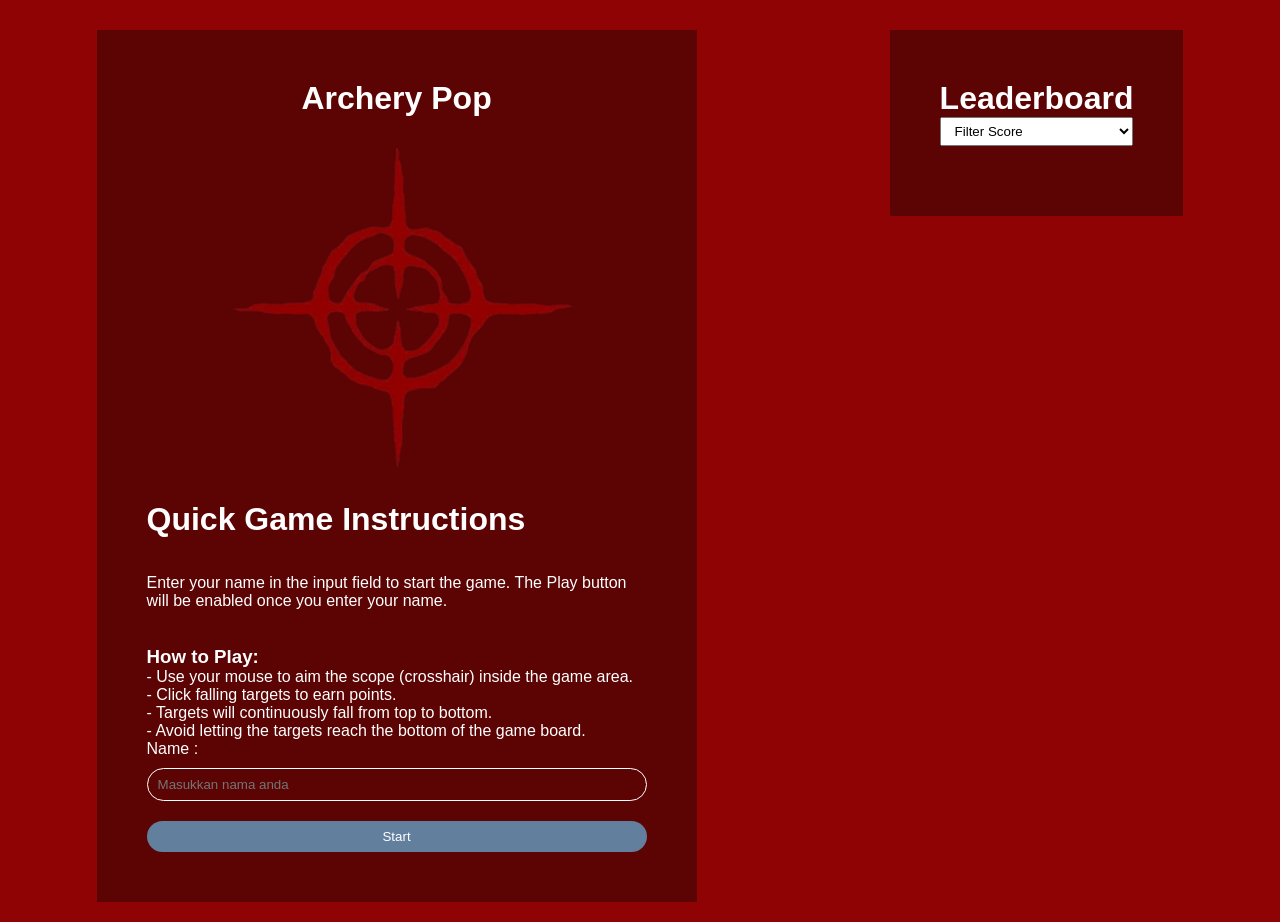
<file: src/index.html>
<!DOCTYPE html>
<html lang="en">
  <head>
    <meta charset="UTF-8" />
    <meta name="viewport" content="width=device-width, initial-scale=1.0" />
    <title>Document</title>
    <link rel="stylesheet" href="./style.css" />
  </head>
  <body>
    <div class="container-menu" id="container-menu">
      <div class="container-instruction" id="containerInstruction">
        <h1 style="text-align: center; margin-bottom: 20px">Archery Pop</h1>
        <div>
          <img
            src="../assets/icon.png"
            width="350px"
            alt=""
            style="margin-left: 80px; margin-bottom: 10px"
          />
        </div>
        <h1 id="instructions-heading">Quick Game Instructions</h1>
        <br />
        <section>
          <br />
          <p>
            Enter your name in the input field to start the game. The Play
            button will be enabled once you enter your name.
          </p>
        </section>
        <br />
        <br />
        <section>
          <h3>How to Play:</h3>

          <p>
            - Use your mouse to aim the scope (crosshair) inside the game area.
          </p>
          <p>- Click falling targets to earn points.</p>
          <p>- Targets will continuously fall from top to bottom.</p>
          <p>- Avoid letting the targets reach the bottom of the game board.</p>

          <div class="container-input">
            <label for="name">Name : </label>
            <input
              id="nameInput"
              type="text"
              placeholder="Masukkan nama anda"
            />
            <div>
              <button class="button-start" id="buttonStart" disabled>
                Start
              </button>
            </div>
          </div>
        </section>
      </div>
      <div class="leaderboard">
        <h1>Leaderboard</h1>
        <select name="filterScore" id="filterScore" class="filterScore">
          <option value="">Filter Score</option>
          <option value="tertinggi">Highest</option>
          <option value="terendah">Lowest</option>
        </select>
        <div id="leaderboardContent"></div>
      </div>
    </div>
 
    <div class="container-game-board hidden" id="gameBoard">
      <header style="display: flex; justify-content: space-between; gap: 300px">
        <h1 id="textScore">Score: 0</h1>
        <h1 id="textTimer">Timer:</h1> 
      </header>
      <div>
        <canvas
          id="canvas"
          style="border: 2px solid; cursor: none"
          width="960px"
          height="600px"
        ></canvas>
      </div>
      <div class="container-game-over hidden" id="gameOver">
        <h1 id="titleGameEnd"></h1>
        <p>Do you want to play again?</p>
        <br />
        <h3>Final Score: <span id="scoreGameOver"></span></h3>
        <h3 id="heightScoreGameOver"></h3>
        <h3 id="messageNewHeightScore"></h3>
        <button type="submit" class="button-start" id="buttonMainMenu">
          Main Menu
        </button>
        <button type="submit" class="button-start" id="buttonSaveScore">
          Save Score
        </button>
        <button type="submit" class="button-start" id="buttonPlayAgain">
          Play Again
        </button>
      </div>
      <div class="container-game-pause hidden" id="gamePause">
        <h1>Pause</h1>
        <p>Do you want to continue ?</p>
        <br />
        <h3>Score: <span id="scorePause"></span></h3>
        <h3>Timer: <span id="timerPause"></span></h3>
        <button type="submit" class="button-start" id="buttonResume">
          Resume
        </button>
        <button type="submit" class="button-start" id="buttonQuit">Quit</button>
      </div>
    </div>

    <script src="index.js"></script>
    <script src="script.js"></script>
  </body>
</html>
</file>
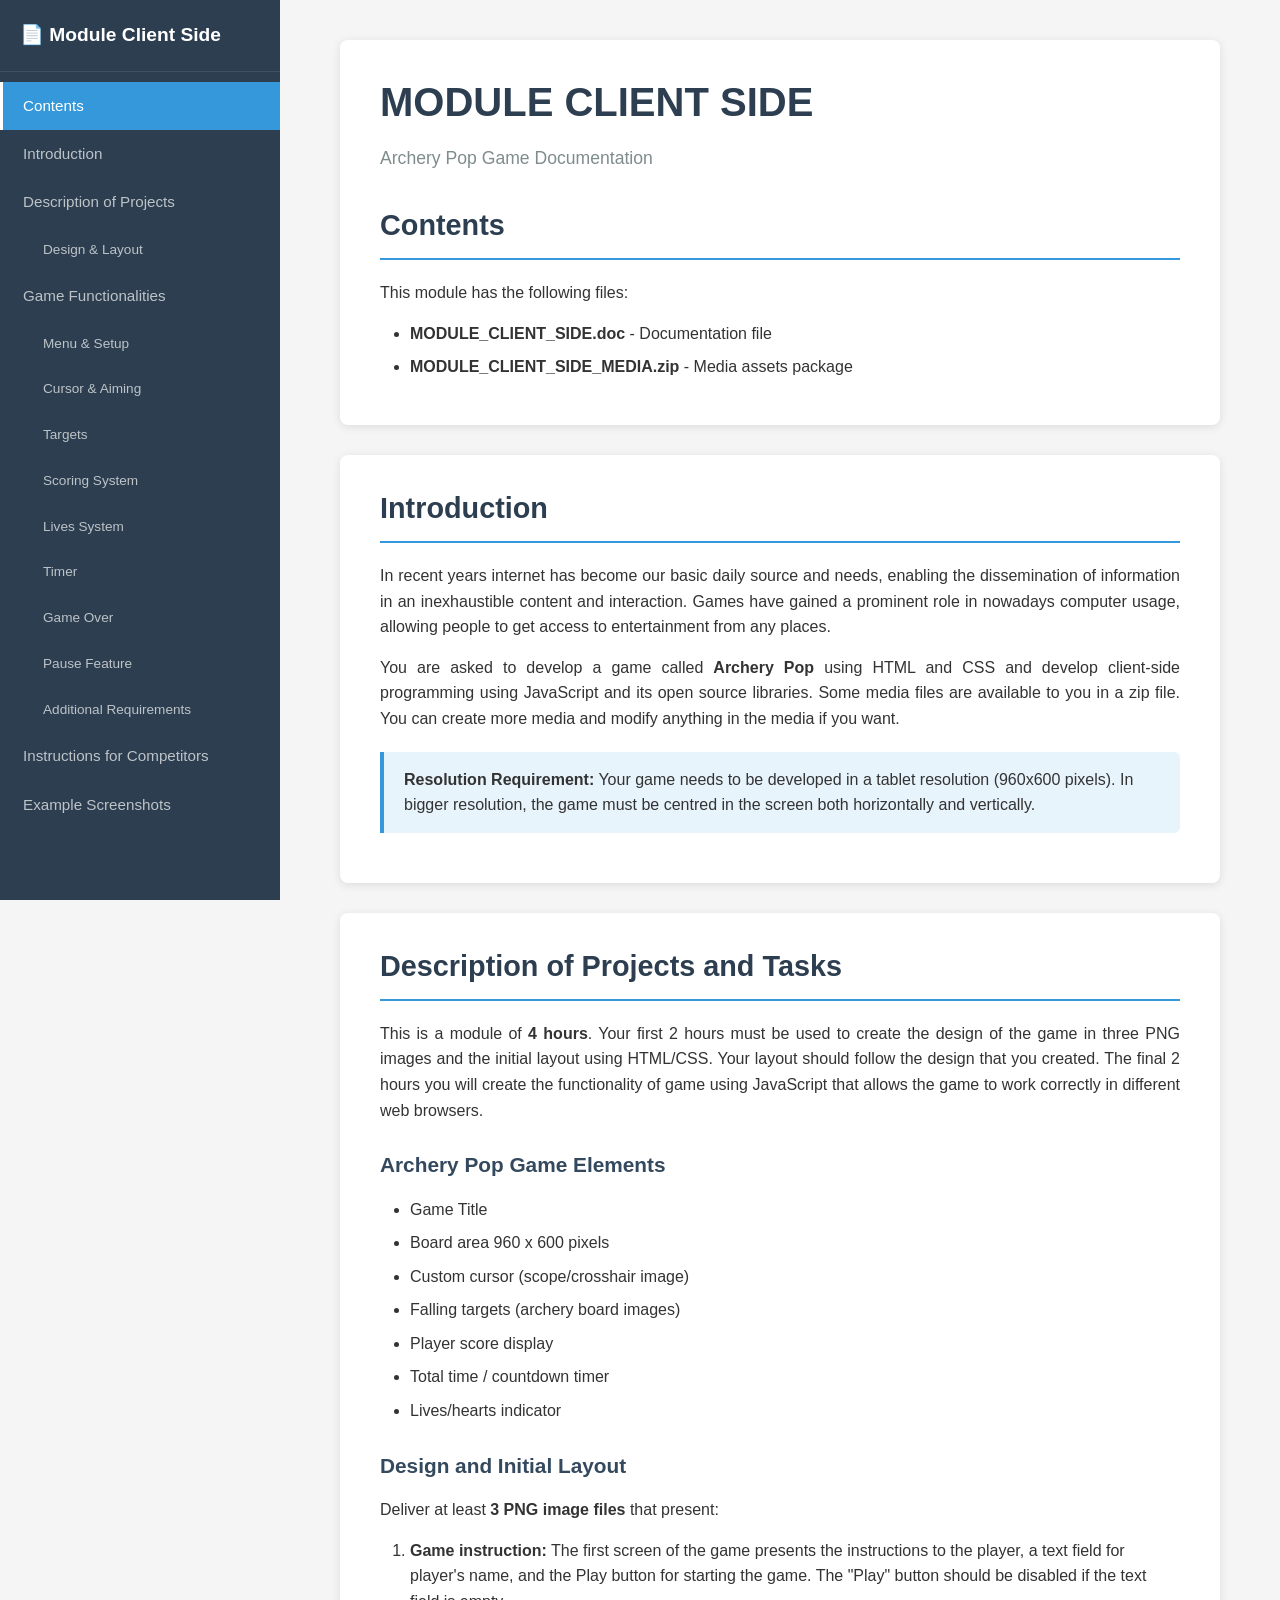
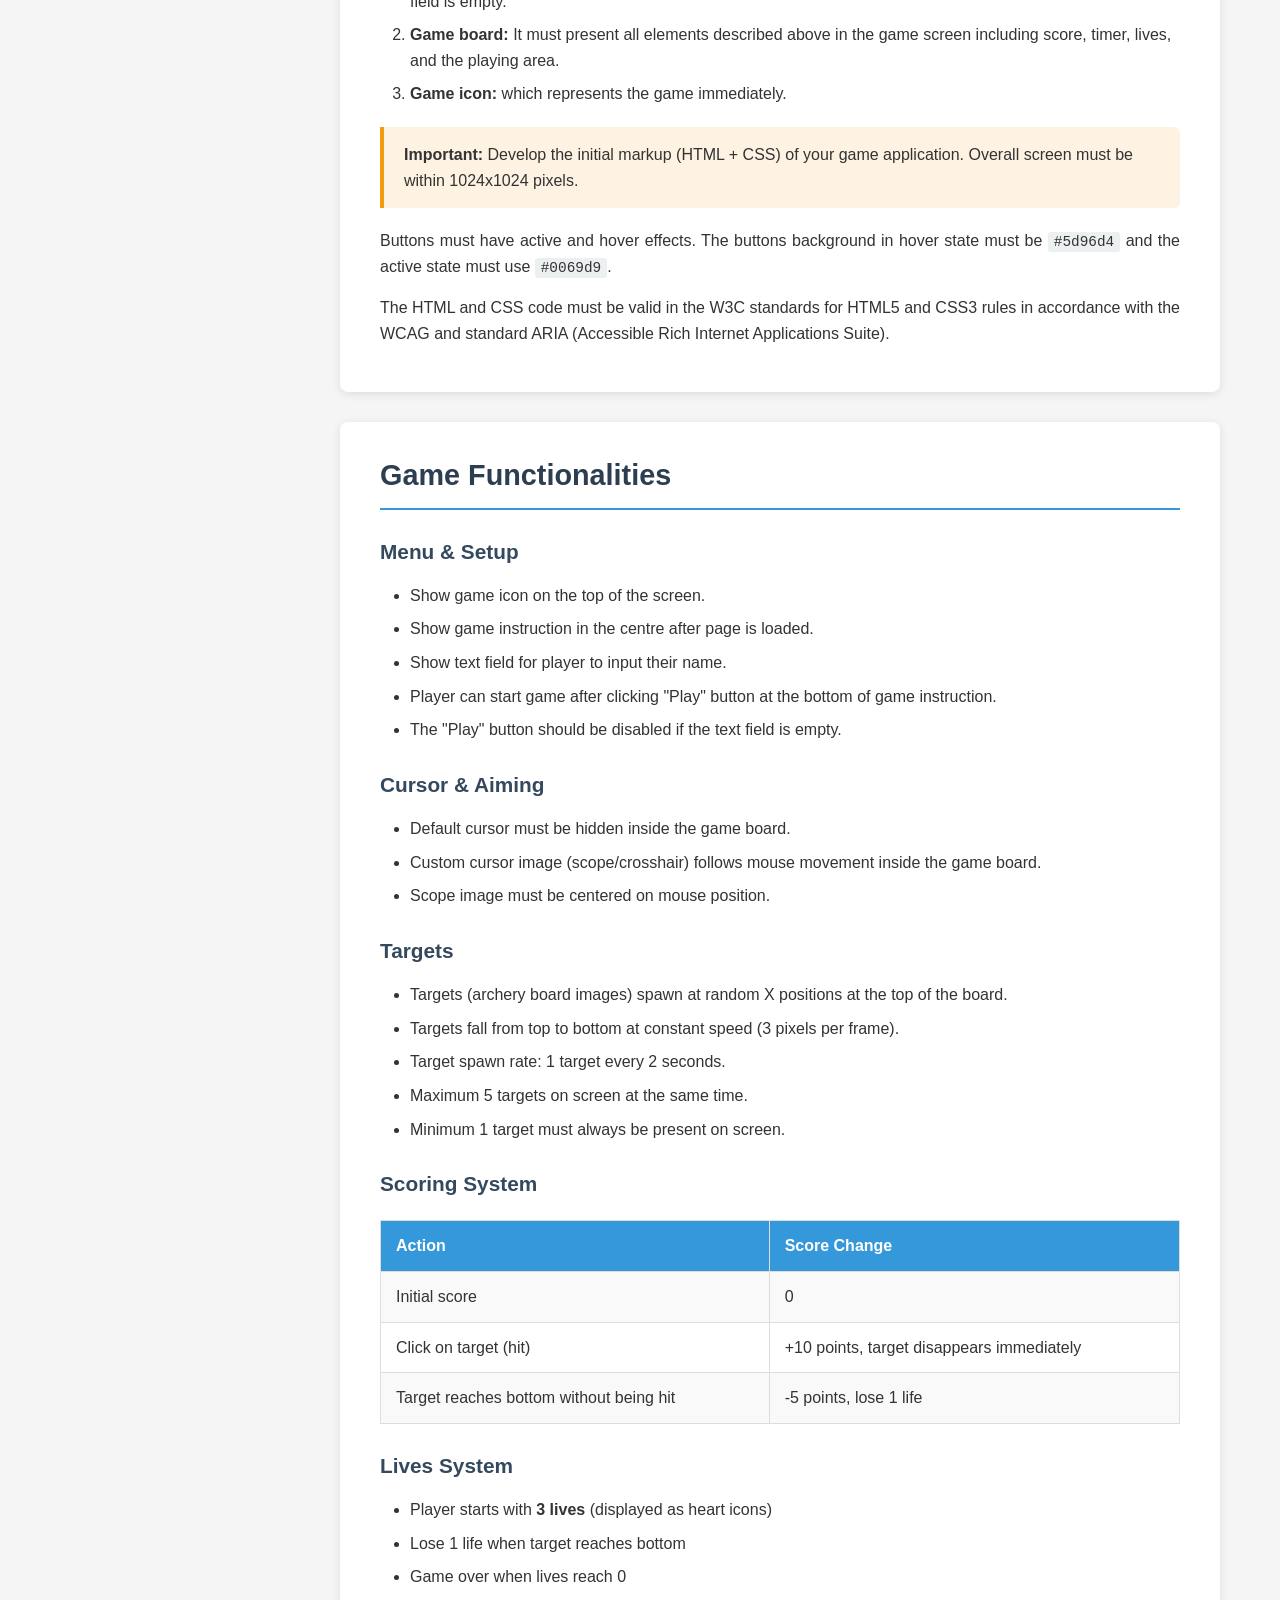
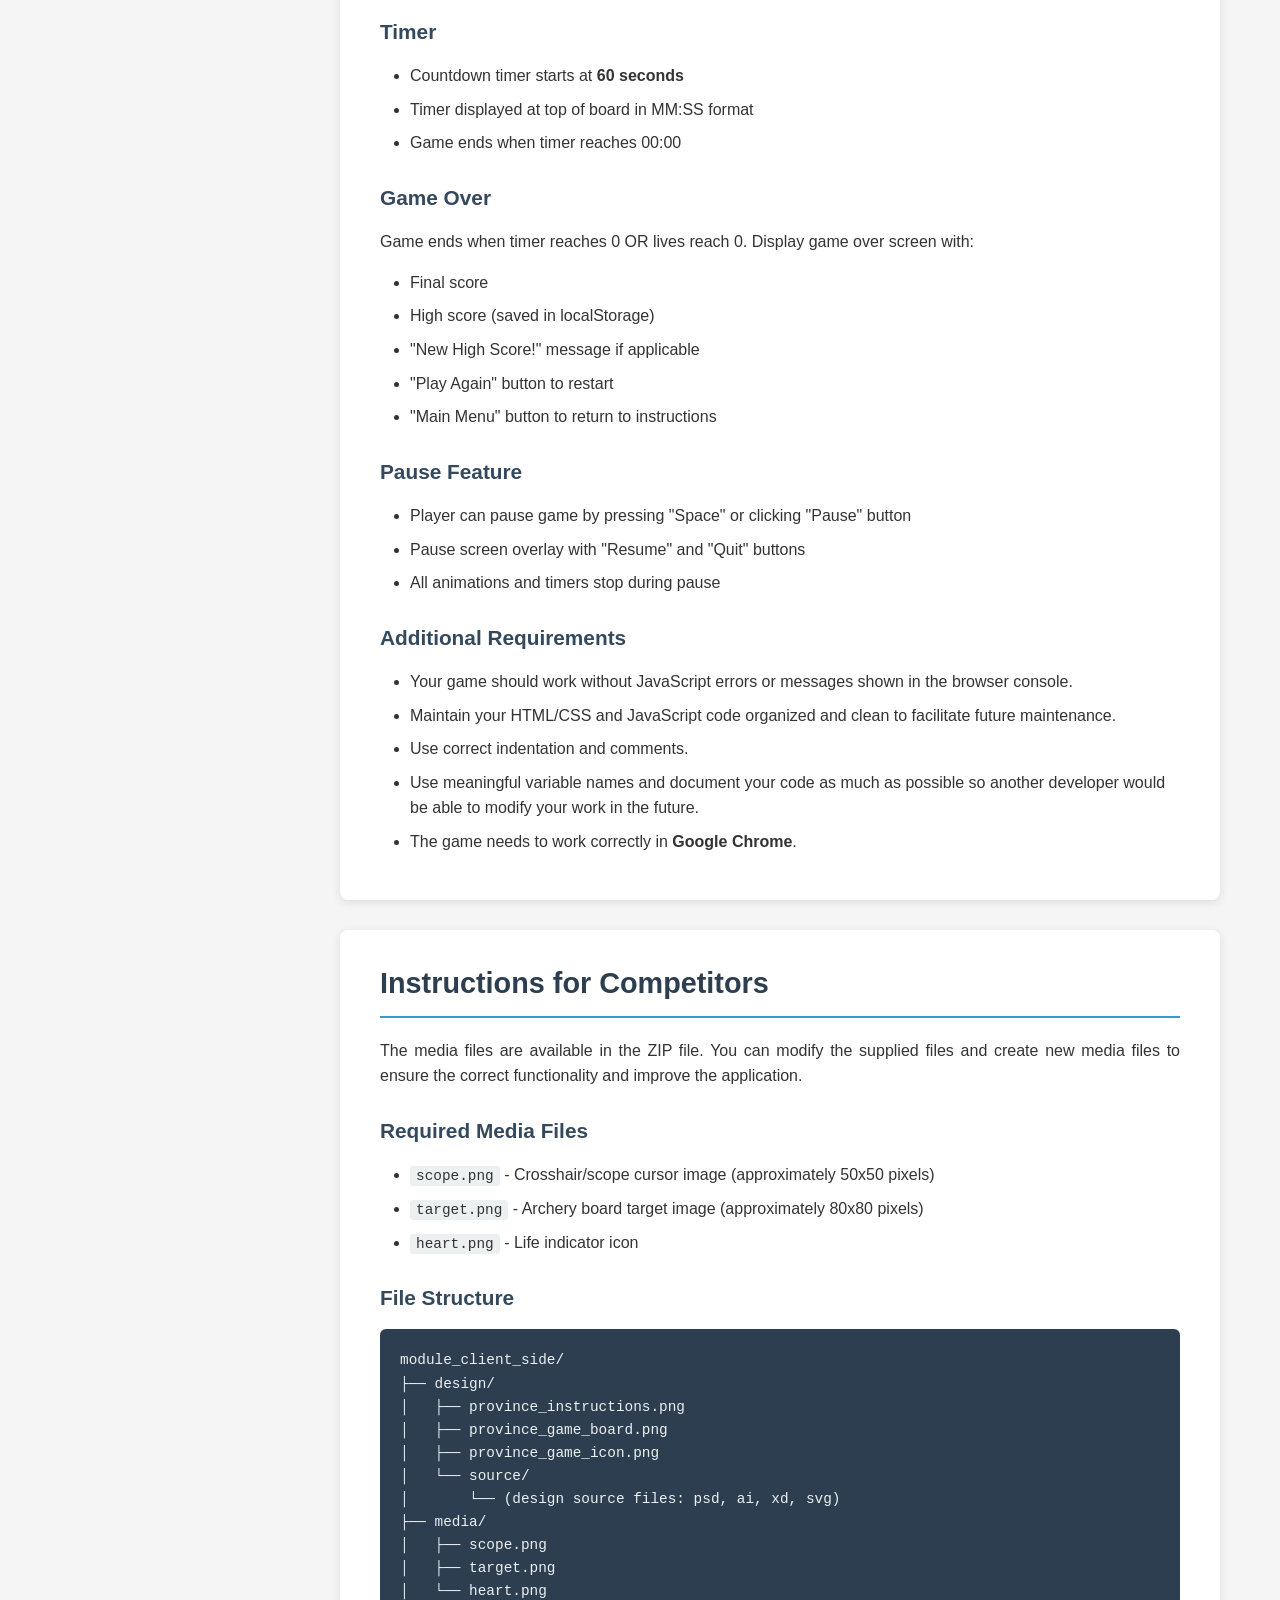
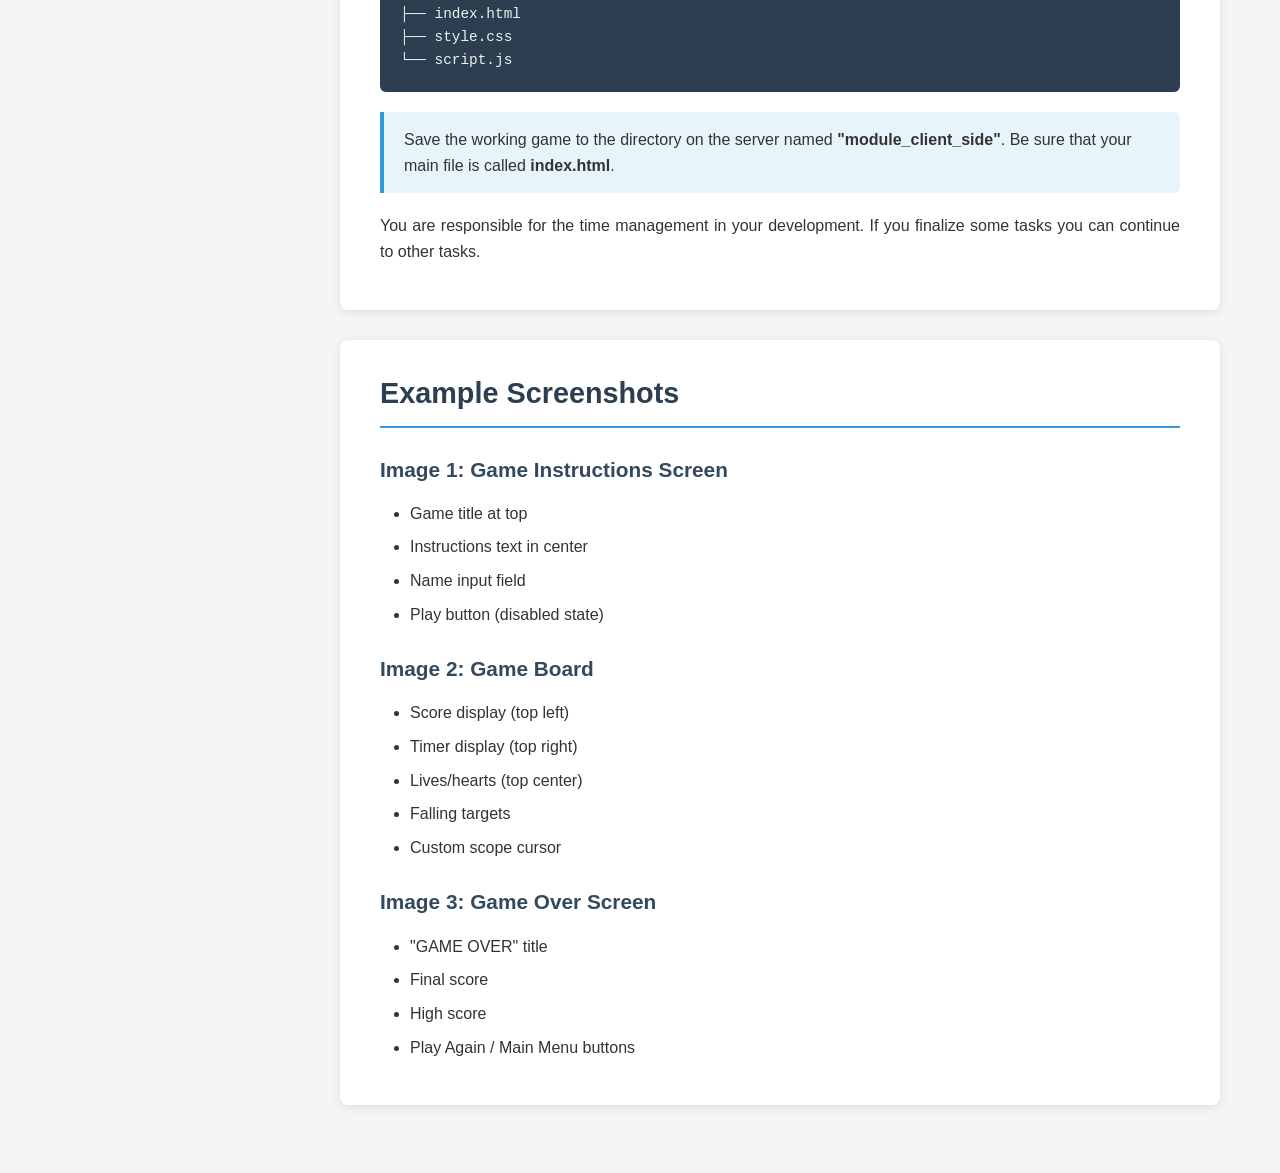
<file: modul_client_side.html>
<!DOCTYPE html>
<html lang="en">

<head>
  <meta charset="UTF-8">
  <meta name="viewport" content="width=device-width, initial-scale=1.0">
  <title>Module Client Side - Archery Pop Game</title>
  <style>
    * {
      margin: 0;
      padding: 0;
      box-sizing: border-box;
    }

    body {
      font-family: 'Segoe UI', Tahoma, Geneva, Verdana, sans-serif;
      line-height: 1.6;
      color: #333;
      background-color: #f5f5f5;
    }

    /* Sidebar */
    .sidebar {
      position: fixed;
      top: 0;
      left: 0;
      width: 280px;
      height: 100vh;
      background-color: #2c3e50;
      padding: 20px 0;
      overflow-y: auto;
      z-index: 100;
    }

    .sidebar-title {
      color: #fff;
      font-size: 1.2rem;
      padding: 0 20px 20px;
      border-bottom: 1px solid #3d5166;
      margin-bottom: 10px;
    }

    .sidebar-nav a {
      display: block;
      color: #bdc3c7;
      text-decoration: none;
      padding: 12px 20px;
      font-size: 0.95rem;
      transition: all 0.3s ease;
      border-left: 3px solid transparent;
    }

    .sidebar-nav a:hover {
      background-color: #34495e;
      color: #fff;
    }

    .sidebar-nav a.active {
      background-color: #3498db;
      color: #fff;
      border-left-color: #fff;
    }

    .sidebar-nav .sub-item {
      padding-left: 40px;
      font-size: 0.85rem;
    }

    /* Main Content */
    .main-content {
      margin-left: 280px;
      padding: 40px 60px;
      max-width: 1200px;
    }

    section {
      background: #fff;
      padding: 30px 40px;
      margin-bottom: 30px;
      border-radius: 8px;
      box-shadow: 0 2px 10px rgba(0, 0, 0, 0.1);
    }

    h1 {
      color: #2c3e50;
      font-size: 2.5rem;
      margin-bottom: 10px;
    }

    h2 {
      color: #2c3e50;
      font-size: 1.8rem;
      margin-bottom: 20px;
      padding-bottom: 10px;
      border-bottom: 2px solid #3498db;
    }

    h3 {
      color: #34495e;
      font-size: 1.3rem;
      margin: 25px 0 15px;
    }

    p {
      margin-bottom: 15px;
      text-align: justify;
    }

    ul, ol {
      margin: 15px 0 15px 30px;
    }

    li {
      margin-bottom: 8px;
    }

    .subtitle {
      color: #7f8c8d;
      font-size: 1.1rem;
      margin-bottom: 30px;
    }

    /* Code Block */
    pre {
      background-color: #2c3e50;
      color: #ecf0f1;
      padding: 20px;
      border-radius: 6px;
      overflow-x: auto;
      margin: 15px 0;
      font-family: 'Consolas', 'Monaco', monospace;
      font-size: 0.9rem;
    }

    code {
      background-color: #ecf0f1;
      padding: 2px 6px;
      border-radius: 3px;
      font-family: 'Consolas', 'Monaco', monospace;
      font-size: 0.9rem;
    }

    /* Table */
    table {
      width: 100%;
      border-collapse: collapse;
      margin: 20px 0;
    }

    th, td {
      padding: 12px 15px;
      text-align: left;
      border: 1px solid #ddd;
    }

    th {
      background-color: #3498db;
      color: #fff;
    }

    tr:nth-child(even) {
      background-color: #f9f9f9;
    }

    /* Highlight Box */
    .highlight-box {
      background-color: #e8f4fc;
      border-left: 4px solid #3498db;
      padding: 15px 20px;
      margin: 20px 0;
      border-radius: 0 6px 6px 0;
    }

    .warning-box {
      background-color: #fef3e2;
      border-left: 4px solid #f39c12;
      padding: 15px 20px;
      margin: 20px 0;
      border-radius: 0 6px 6px 0;
    }

    /* Responsive */
    @media (max-width: 900px) {
      .sidebar {
        width: 100%;
        height: auto;
        position: relative;
      }

      .main-content {
        margin-left: 0;
        padding: 20px;
      }
    }
  </style>
</head>

<body>
  <!-- Sidebar -->
  <nav class="sidebar">
    <h2 class="sidebar-title">📄 Module Client Side</h2>
    <div class="sidebar-nav">
      <a href="#contents">Contents</a>
      <a href="#introduction">Introduction</a>
      <a href="#description">Description of Projects</a>
      <a href="#design" class="sub-item">Design & Layout</a>
      <a href="#functionalities">Game Functionalities</a>
      <a href="#menu" class="sub-item">Menu & Setup</a>
      <a href="#cursor" class="sub-item">Cursor & Aiming</a>
      <a href="#targets" class="sub-item">Targets</a>
      <a href="#scoring" class="sub-item">Scoring System</a>
      <a href="#lives" class="sub-item">Lives System</a>
      <a href="#timer" class="sub-item">Timer</a>
      <a href="#gameover" class="sub-item">Game Over</a>
      <a href="#pause" class="sub-item">Pause Feature</a>
      <a href="#requirements" class="sub-item">Additional Requirements</a>
      <a href="#instructions">Instructions for Competitors</a>
      <a href="#examples">Example Screenshots</a>
    </div>
  </nav>


  <!-- Main Content -->
  <main class="main-content">
    <!-- Contents -->
    <section id="contents">
      <h1>MODULE CLIENT SIDE</h1>
      <p class="subtitle">Archery Pop Game Documentation</p>
      <h2>Contents</h2>
      <p>This module has the following files:</p>
      <ul>
        <li><strong>MODULE_CLIENT_SIDE.doc</strong> - Documentation file</li>
        <li><strong>MODULE_CLIENT_SIDE_MEDIA.zip</strong> - Media assets package</li>
      </ul>
    </section>

    <!-- Introduction -->
    <section id="introduction">
      <h2>Introduction</h2>
      <p>
        In recent years internet has become our basic daily source and needs, enabling the dissemination of information
        in an inexhaustible content and interaction. Games have gained a prominent role in nowadays computer usage,
        allowing people to get access to entertainment from any places.
      </p>
      <p>
        You are asked to develop a game called <strong>Archery Pop</strong> using HTML and CSS and develop client-side
        programming using JavaScript and its open source libraries. Some media files are available to you in a zip file.
        You can create more media and modify anything in the media if you want.
      </p>
      <div class="highlight-box">
        <strong>Resolution Requirement:</strong> Your game needs to be developed in a tablet resolution (960x600 pixels).
        In bigger resolution, the game must be centred in the screen both horizontally and vertically.
      </div>
    </section>

    <!-- Description -->
    <section id="description">
      <h2>Description of Projects and Tasks</h2>
      <p>
        This is a module of <strong>4 hours</strong>. Your first 2 hours must be used to create the design of the game
        in three PNG images and the initial layout using HTML/CSS. Your layout should follow the design that you created.
        The final 2 hours you will create the functionality of game using JavaScript that allows the game to work
        correctly in different web browsers.
      </p>

      <h3>Archery Pop Game Elements</h3>
      <ul>
        <li>Game Title</li>
        <li>Board area 960 x 600 pixels</li>
        <li>Custom cursor (scope/crosshair image)</li>
        <li>Falling targets (archery board images)</li>
        <li>Player score display</li>
        <li>Total time / countdown timer</li>
        <li>Lives/hearts indicator</li>
      </ul>

      <!-- Design Sub-section -->
      <div id="design"> 
        <h3>Design and Initial Layout</h3>
        <p>Deliver at least <strong>3 PNG image files</strong> that present:</p>
        <ol>
          <li>
            <strong>Game instruction:</strong> The first screen of the game presents the instructions to the player,
            a text field for player's name, and the Play button for starting the game. The "Play" button should be
            disabled if the text field is empty.
          </li>
          <li>
            <strong>Game board:</strong> It must present all elements described above in the game screen including
            score, timer, lives, and the playing area.
          </li>
          <li>
            <strong>Game icon:</strong> which represents the game immediately.
          </li>
        </ol>

        <div class="warning-box">
          <strong>Important:</strong> Develop the initial markup (HTML + CSS) of your game application. Overall screen
          must be within 1024x1024 pixels.
        </div>

        <p>
          Buttons must have active and hover effects. The buttons background in hover state must be
          <code>#5d96d4</code> and the active state must use <code>#0069d9</code>.
        </p>
        <p>
          The HTML and CSS code must be valid in the W3C standards for HTML5 and CSS3 rules in accordance with the
          WCAG and standard ARIA (Accessible Rich Internet Applications Suite).
        </p>
      </div>
    </section>

    <!-- Functionalities -->
    <section id="functionalities">
      <h2>Game Functionalities</h2>

      <!-- Menu -->
      <div id="menu">
        <h3>Menu & Setup</h3>
        <ul>
          <li>Show game icon on the top of the screen.</li>
          <li>Show game instruction in the centre after page is loaded.</li>
          <li>Show text field for player to input their name.</li>
          <li>Player can start game after clicking "Play" button at the bottom of game instruction.</li>
          <li>The "Play" button should be disabled if the text field is empty.</li>
        </ul>
      </div>

      <!-- Cursor -->
      <div id="cursor">
        <h3>Cursor & Aiming</h3>
        <ul>
          <li>Default cursor must be hidden inside the game board.</li>
          <li>Custom cursor image (scope/crosshair) follows mouse movement inside the game board.</li>
          <li>Scope image must be centered on mouse position.</li>
        </ul>
      </div>

      <!-- Targets -->
      <div id="targets">
        <h3>Targets</h3>
        <ul>
          <li>Targets (archery board images) spawn at random X positions at the top of the board.</li>
          <li>Targets fall from top to bottom at constant speed (3 pixels per frame).</li>
          <li>Target spawn rate: 1 target every 2 seconds.</li>
          <li>Maximum 5 targets on screen at the same time.</li>
          <li>Minimum 1 target must always be present on screen.</li>
        </ul>
      </div>

      <!-- Scoring -->
      <div id="scoring">
        <h3>Scoring System</h3>
        <table>
          <tr>
            <th>Action</th>
            <th>Score Change</th>
          </tr>
          <tr>
            <td>Initial score</td>
            <td>0</td>
          </tr>
          <tr>
            <td>Click on target (hit)</td>
            <td>+10 points, target disappears immediately</td>
          </tr>
          <tr>
            <td>Target reaches bottom without being hit</td>
            <td>-5 points, lose 1 life</td>
          </tr>
        </table>
      </div>

      <!-- Lives -->
      <div id="lives">
        <h3>Lives System</h3>
        <ul>
          <li>Player starts with <strong>3 lives</strong> (displayed as heart icons)</li>
          <li>Lose 1 life when target reaches bottom</li>
          <li>Game over when lives reach 0</li>
        </ul>
      </div>

      <!-- Timer -->
      <div id="timer">
        <h3>Timer</h3>
        <ul>
          <li>Countdown timer starts at <strong>60 seconds</strong></li>
          <li>Timer displayed at top of board in MM:SS format</li>
          <li>Game ends when timer reaches 00:00</li>
        </ul>
      </div>

      <!-- Game Over -->
      <div id="gameover">
        <h3>Game Over</h3>
        <p>Game ends when timer reaches 0 OR lives reach 0. Display game over screen with:</p>
        <ul>
          <li>Final score</li>
          <li>High score (saved in localStorage)</li>
          <li>"New High Score!" message if applicable</li>
          <li>"Play Again" button to restart</li>
          <li>"Main Menu" button to return to instructions</li>
        </ul>
      </div>

      <!-- Pause -->
      <div id="pause">
        <h3>Pause Feature</h3>
        <ul>
          <li>Player can pause game by pressing "Space" or clicking "Pause" button</li>
          <li>Pause screen overlay with "Resume" and "Quit" buttons</li>
          <li>All animations and timers stop during pause</li>
        </ul>
      </div>

      <!-- Requirements -->
      <div id="requirements">
        <h3>Additional Requirements</h3>
        <ul>
          <li>Your game should work without JavaScript errors or messages shown in the browser console.</li>
          <li>Maintain your HTML/CSS and JavaScript code organized and clean to facilitate future maintenance.</li>
          <li>Use correct indentation and comments.</li>
          <li>Use meaningful variable names and document your code as much as possible so another developer would be
            able to modify your work in the future.</li>
          <li>The game needs to work correctly in <strong>Google Chrome</strong>.</li>
        </ul>
      </div>
    </section>

    <!-- Instructions -->
    <section id="instructions">
      <h2>Instructions for Competitors</h2>
      <p>
        The media files are available in the ZIP file. You can modify the supplied files and create new media files
        to ensure the correct functionality and improve the application.
      </p>

      <h3>Required Media Files</h3>
      <ul>
        <li><code>scope.png</code> - Crosshair/scope cursor image (approximately 50x50 pixels)</li>
        <li><code>target.png</code> - Archery board target image (approximately 80x80 pixels)</li>
        <li><code>heart.png</code> - Life indicator icon</li>
      </ul>

      <h3>File Structure</h3>
      <pre>
module_client_side/
├── design/
│   ├── province_instructions.png
│   ├── province_game_board.png
│   ├── province_game_icon.png
│   └── source/
│       └── (design source files: psd, ai, xd, svg)
├── media/
│   ├── scope.png
│   ├── target.png
│   └── heart.png
├── index.html
├── style.css
└── script.js</pre>

      <div class="highlight-box">
        Save the working game to the directory on the server named <strong>"module_client_side"</strong>.
        Be sure that your main file is called <strong>index.html</strong>.
      </div>

      <p>
        You are responsible for the time management in your development. If you finalize some tasks you can continue
        to other tasks.
      </p>
    </section>

    <!-- Examples -->
    <section id="examples">
      <h2>Example Screenshots</h2>

      <h3>Image 1: Game Instructions Screen</h3>
      <ul>
        <li>Game title at top</li>
        <li>Instructions text in center</li>
        <li>Name input field</li>
        <li>Play button (disabled state)</li>
      </ul>

      <h3>Image 2: Game Board</h3>
      <ul>
        <li>Score display (top left)</li>
        <li>Timer display (top right)</li>
        <li>Lives/hearts (top center)</li>
        <li>Falling targets</li>
        <li>Custom scope cursor</li>
      </ul>

      <h3>Image 3: Game Over Screen</h3>
      <ul>
        <li>"GAME OVER" title</li>
        <li>Final score</li>
        <li>High score</li>
        <li>Play Again / Main Menu buttons</li>
      </ul>
    </section>
  </main>

  <!-- Scroll Spy Script -->
  <script>
    const sections = document.querySelectorAll('section, section div[id]');
    const navLinks = document.querySelectorAll('.sidebar-nav a');

    function activateLink() {
      let currentSection = '';
      
      sections.forEach(section => {
        const sectionTop = section.offsetTop;
        const sectionHeight = section.offsetHeight;
        
        if (window.scrollY >= sectionTop - 150) {
          currentSection = section.getAttribute('id');
        }
      });

      navLinks.forEach(link => {
        link.classList.remove('active');
        if (link.getAttribute('href') === '#' + currentSection) {
          link.classList.add('active');
        }
      });
    }

    window.addEventListener('scroll', activateLink);
    window.addEventListener('load', activateLink);

    // Smooth scroll
    navLinks.forEach(link => {
      link.addEventListener('click', function(e) {
        e.preventDefault();
        const targetId = this.getAttribute('href');
        const targetSection = document.querySelector(targetId);
        
        if (targetSection) {
          targetSection.scrollIntoView({
            behavior: 'smooth',
            block: 'start'
          });
        }
      });
    });
  </script>
</body>

</h
</file>
<file: src/style.css>
*,
html {
  padding: 0;
  margin: 0;
  box-sizing: border-box;
  font-family: Arial, Helvetica, sans-serif;
}

body {
  background-color: #8f0304;
  color: white;
}

.container-game-board {
  display: flex;
  justify-content: center;
  flex-direction: column;
  align-items: center;
}

.container-menu {
  margin-top: -20px;
  display: flex;
  flex-wrap: wrap;
}

.filterScore {
  padding: 5px 10px;
  margin-bottom: 20px;
}

.container-instruction,
.leaderboard {
  display: flex;
  flex-direction: column;
  justify-content: center;
  background-color: #5c0303;
  color: white;
  max-width: 600px;
  margin: auto;
  margin-top: 50px;
  padding: 50px;
}

.container-instruction .container-input {
  display: flex;
  flex-direction: column;
}

.container-input input {
  background-color: transparent;
  outline: none;
  border: none;
  border: 1px solid white;
  border-radius: 20px;
  -webkit-border-radius: 20px;
  -moz-border-radius: 20px;
  -ms-border-radius: 20px;
  -o-border-radius: 20px;
  padding: 8px 10px;
  color: white;
  margin-top: 10px;
}
.button-start {
  cursor: pointer;
  background-color: #0069d9;
  border: none;
  padding: 8px 20px;
  color: white;
  border-radius: 20px;
  -webkit-border-radius: 20px;
  -moz-border-radius: 20px;
  -ms-border-radius: 20px;
  -o-border-radius: 20px;
  margin-top: 20px;
  width: 100%;
}

.button-start:hover {
  background-color: #5d96d4;
}

.button-start:disabled {
  background-color: #627f9e;
}

.container-game-over,
.container-game-pause {
  position: absolute;
  top: 50%;
  left: 50%;
  transform: translate(-50%, -50%);
  display: flex;
  flex-direction: column;
  justify-content: center;
  align-items: center;

  background: #5c0303;
  color: white;

  max-width: 600px;
  margin: auto;
  margin-top: 80px;
  padding: 60px 40px;

  border-radius: 20px;

  text-align: center;
  animation: fadeIn 0.6s ease-out;
}

.container-game-over h1 {
  font-size: 2.8rem;
  margin-bottom: 10px;
  letter-spacing: 2px;
  color: #00bfff;
}

.container-game-over p {
  font-size: 1.2rem;
  opacity: 0.85;
}

.container-game-over h3 {
  font-weight: 500;
  margin: 10px 0;
}

.hidden {
  display: none;
}
</file>
